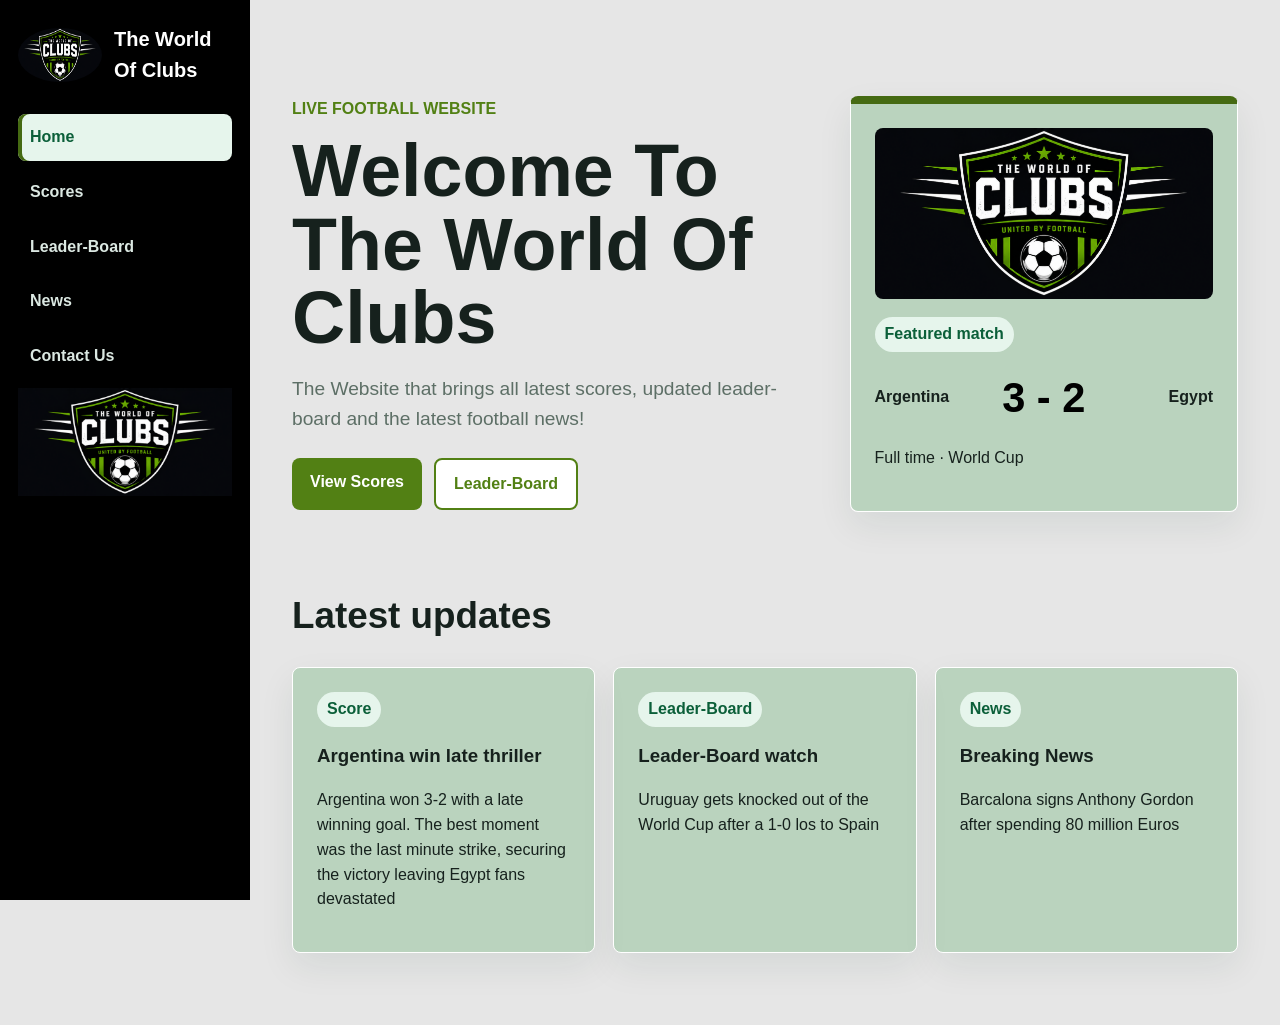
<file: docs/index.html>
<!DOCTYPE html>
<html lang="en">
  <head>
    <meta charset="UTF-8">
    <meta name="viewport" content="width=device-width, initial-scale=1.0">
    <title>Home | The World of Clubs</title>
    <link rel="stylesheet" href="css/style.css">
  </head>
  <body>
    <div class="site-shell">
      <aside class="side-nav">
        <a class="logo" href="index.html">
          <img class="logo-mark" src="assets/images/logo.png" 
          <span>The World Of Clubs</span>
        </a>
        <button class="menu-toggle" type="button" aria-expanded="false">Menu</button>
        <nav aria-label="Main navigation">
          <ul class="nav-links">
            <li><a class="active" href="index.html">Home</a></li>
            <li><a href="scores.html">Scores</a></li>
            <li><a href="fifa.html">Leader-Board</a></li>
            <li><a href="teams.html">News</a></li>
            <li><a href="contact.html">Contact Us</a></li>
          <img src="assets/images/logo.png"></img>
        </nav>
      </aside>
      <main class="page-content">
        <section class="hero">
          <div>
            <p class="eyebrow">Live Football website </p>
            <h1>Welcome To The World Of Clubs</h1>
            <p class="lead">The Website that brings all latest scores, updated leader-board and the latest football news!</p>
            <div class="button-row">
              <a class="button" href="scores.html">View Scores</a>
              <a class="button secondary" href="fifa.html">Leader-Board</a>
            </div>
          </div>
          <div class="score-panel" aria-label="Featured score">
            <img class="pitch-image" src="assets/images/logo.png" alt="The World Of Clubs Logo">
            <p class="match-label">Featured match</p>
            <div class="score-line">
              <span>Argentina</span>
              <strong>3 - 2</strong>
              <span>Egypt </span>
            </div>
            <p>Full time · World Cup</p>
          </div>
        </section>
        <section class="section">
          <h2>Latest updates</h2>
          <div class="grid">
            <article class="card"> 
              <span class="tag">Score</span>
              <h3> Argentina win late thriller</h3>
              <p> Argentina won 3-2 with a late winning goal. The best moment was the last minute strike, securing the victory leaving Egypt fans devastated </p>
            </article>
            
            <article class="card">
              <span class="tag">Leader-Board</span>
              <h3>Leader-Board watch</h3>
              <p>Uruguay gets knocked out of the World Cup after a 1-0 los to Spain</p>
            </article>
            <article class="card">
              <span class="tag">News</span>
              <h3>Breaking News</h3>
              <p>Barcalona signs Anthony Gordon after spending 80 million Euros</p>
            </article>
          </div>
        </section>
      </main>
    </div>
    <script src="js/script.js"></script>
  </body>
</html>
</file>
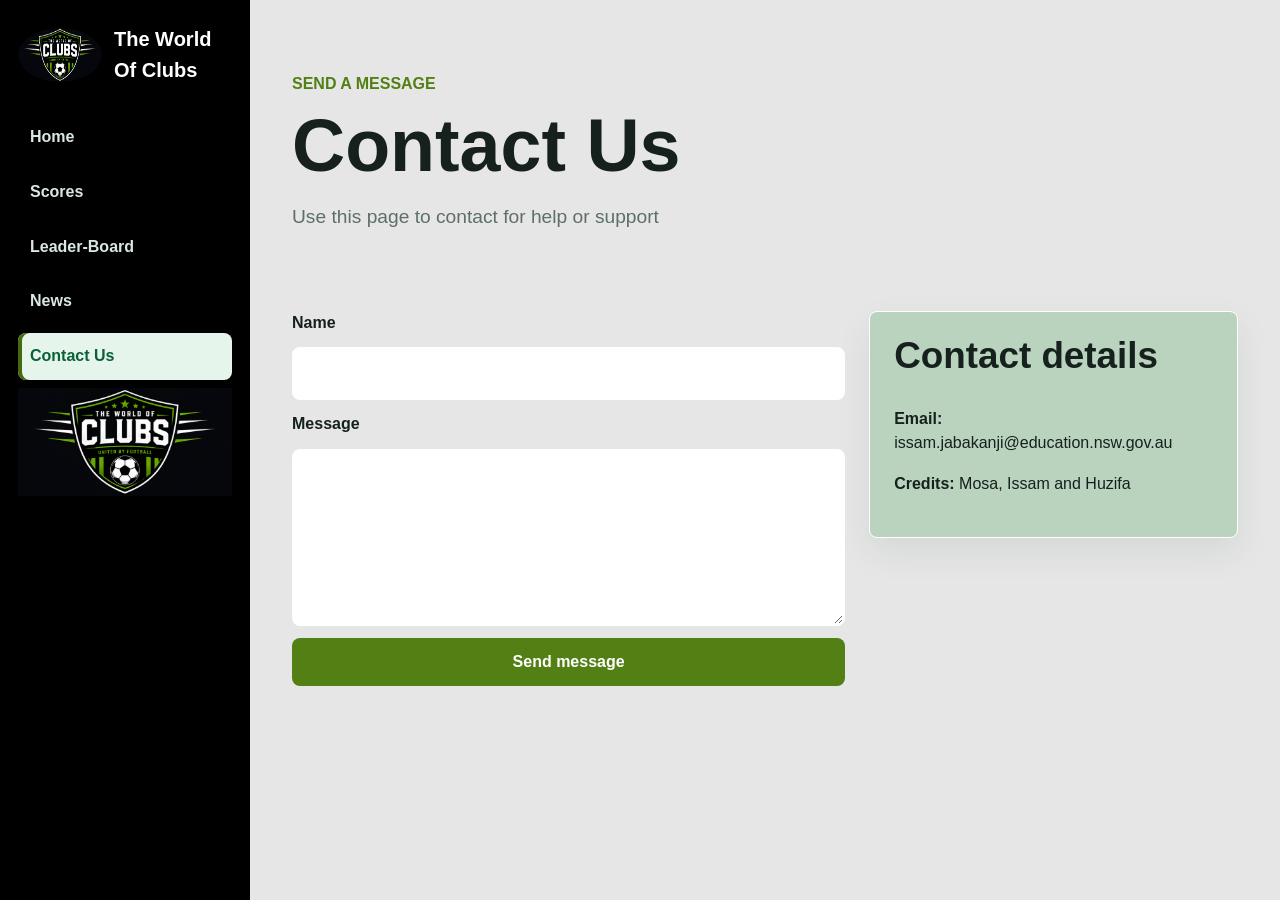
<file: docs/contact.html>
<!DOCTYPE html>
<html lang="en">
  <head>
    <meta charset="UTF-8">
    <meta name="viewport" content="width=device-width, initial-scale=1.0">
    <title>About Us | The World Of Clubs</title>
    <link rel="stylesheet" href="css/style.css">
  </head>
  <body>
    <div class="site-shell">
      <aside class="side-nav">
        <a class="logo" href="index.html"><img class="logo-mark" src="assets/images/logo.png" <span>The World Of Clubs</span></a>
        <button class="menu-toggle" type="button" aria-expanded="false">Menu</button>
        <nav aria-label="Main navigation">
          <ul class="nav-links">
            <li><a href="index.html">Home</a></li>
            <li><a href="scores.html">Scores</a></li>
            <li><a href="fifa.html">Leader-Board</a></li>
            <li><a href="teams.html">News</a></li>
            <li><a class="active" href="contact.html">Contact Us</a></li>
          <img src="assets/images/logo.png"></img>
        </nav>
      </aside>
      <main class="page-content">
       <section class="page-header">
  <p class="eyebrow">Send a message</p>
  <h1>Contact Us</h1>
  <p class="lead">Use this page to contact for help or support</p>
</section>

<section class="section two-column">
  <!-- JavaScript will handle this form dynamically -->
  <form id="contactForm" onsubmit="return false;">
    
    <label for="name">Name</label>
    <input id="name" name="name" type="text" required>
    
    <label for="message">Message</label>
    <textarea id="message" name="message" rows="6" required></textarea>
    
    <button class="button" id="sendBtn" type="button">Send message</button>
  </form>
  
  <article class="feature-box">
    <h2>Contact details</h2>
    <p><strong>Email:</strong> issam.jabakanji@education.nsw.gov.au</p>
    <p><strong>Credits:</strong> Mosa, Issam and Huzifa</p>
  </article>
</section>

<!-- Paste this script tag right below your HTML layout -->
<script>
document.getElementById('sendBtn').addEventListener('click', function() {
  const nameVal = document.getElementById('name').value.trim();
  const messageVal = document.getElementById('message').value.trim();
  const btn = document.getElementById('sendBtn');

  // 1. Basic validation check
  if (!nameVal || !messageVal) {
    alert('Please fill out both the Name and Message fields.');
    return;
  }

  btn.innerText = 'Sending...';
  btn.disabled = true;

  // 2. Fixed URL to point directly to the submission handler
  fetch('https://api.web3forms.com/submit', {
    method: 'POST',
    headers: {
      'Content-Type': 'application/json',
      'Accept': 'application/json'
    },
    body: JSON.stringify({
      // Cleaned up line 43: Your real API key is perfectly placed here now!
      access_key: '4dfc3d38-3669-4738-a9c5-b8b448aebb69',
      name: nameVal,
      message: messageVal
    })
  })
  .then(response => response.json())
  .then(data => {
    if (data.success) {
      alert('Success! Your message was sent through the API to your inbox.');
      document.getElementById('contactForm').reset(); // Clears the form fields
    } else {
      alert('Error: Please check if you pasted your API key correctly.');
    }
  })
  .catch(error => {
    alert('Network error. Make sure you are connected to the internet.');
  })
  .finally(() => {
    btn.innerText = 'Send message';
    btn.disabled = false;
  });
});
</script>
      </main>
    </div>
    <script src="js/script.js"></script>
  </body>
</html>
</file>
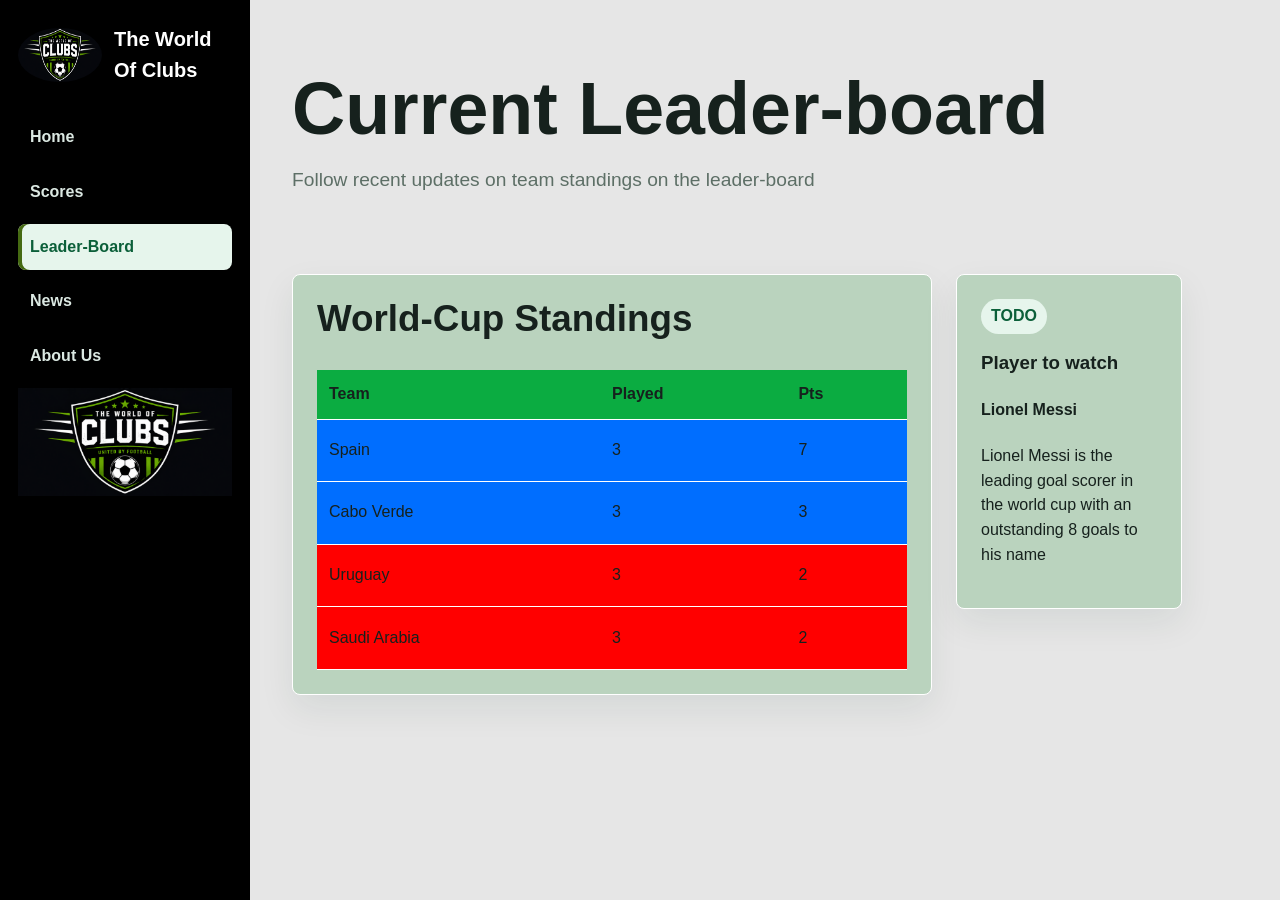
<file: docs/FIFA.html>
<!DOCTYPE html>
<html lang="en">
  <head>
    <meta charset="UTF-8">
    <meta name="viewport" content="width=device-width, initial-scale=1.0">
    <title>Leader-Board | The World Of Clubs</title>
    <link rel="stylesheet" href="css/style.css">
  </head>
  <body>
    <div class="site-shell">
      <aside class="side-nav">
        <a class="logo" href="index.html"><img class="logo-mark" src="assets/images/logo.png" <span>The World Of Clubs</span></a>
        <button class="menu-toggle" type="button" aria-expanded="false">Menu</button>
        <nav aria-label="Main navigation">
          <ul class="nav-links">
            <li><a href="index.html">Home</a></li>
            <li><a href="scores.html">Scores</a></li>
            <li><a class="active" href="fifa.html">Leader-Board</a></li>
            <li><a href="teams.html">News</a></li>
            <li><a href="contact.html">About Us</a></li>
          <img src="assets/images/logo.png"></img>
        </nav>
      </aside>
      <main class="page-content">
        <section class="page-header">
          <h1>Current Leader-board</h1>
          <p class="lead">Follow recent updates on team standings on the leader-board</p>
        </section>
        <section class="section two-column"> 
          <article class="feature-box">  
            <h2>World-Cup Standings</h2>
            <table style="background-color: beige; background-repeat: no-repeat; background-size: cover; background-position: center; width: 590px; height: 300px;">    
              <thead><tr style="background-color: #0bac41; background-repeat: no-repeat; background-size: cover; background-position: center;"><th>Team</th><th>Played</th><th>Pts</th></tr></thead>
              <tbody>
                <tr style="background-color: #006eff; background-repeat: no-repeat; background-size: cover; background-position: center;"><td>Spain</td><td>3</td><td>7</td></tr>
                <tr style="background-color: #006eff; background-repeat: no-repeat; background-size: cover; background-position: center;"><td>Cabo Verde</td><td>3</td><td>3</td></tr>
                <tr style="background-color: #ff0000; background-repeat: no-repeat; background-size: cover; background-position: center;"><td>Uruguay</td><td>3</td><td>2</td></tr>
                <tr style="background-color: #ff0000; background-repeat: no-repeat; background-size: cover; background-position: center;"><td>Saudi Arabia</td><td>3</td><td>2</td></tr>
              </tbody>
            </table>
          </article> 
          <article class="card"> 
            <span class="tag">TODO</span>
            <h3>Player to watch</h3>
            <h4>Lionel Messi</h4>
            <p>Lionel Messi is the leading goal scorer in the world cup with an outstanding 8 goals to his name </p> 
          </article> 
        </section>    
      </main>
    </div> 
    <script src="js/script.js"></script>
  </body>
</html>
</file>
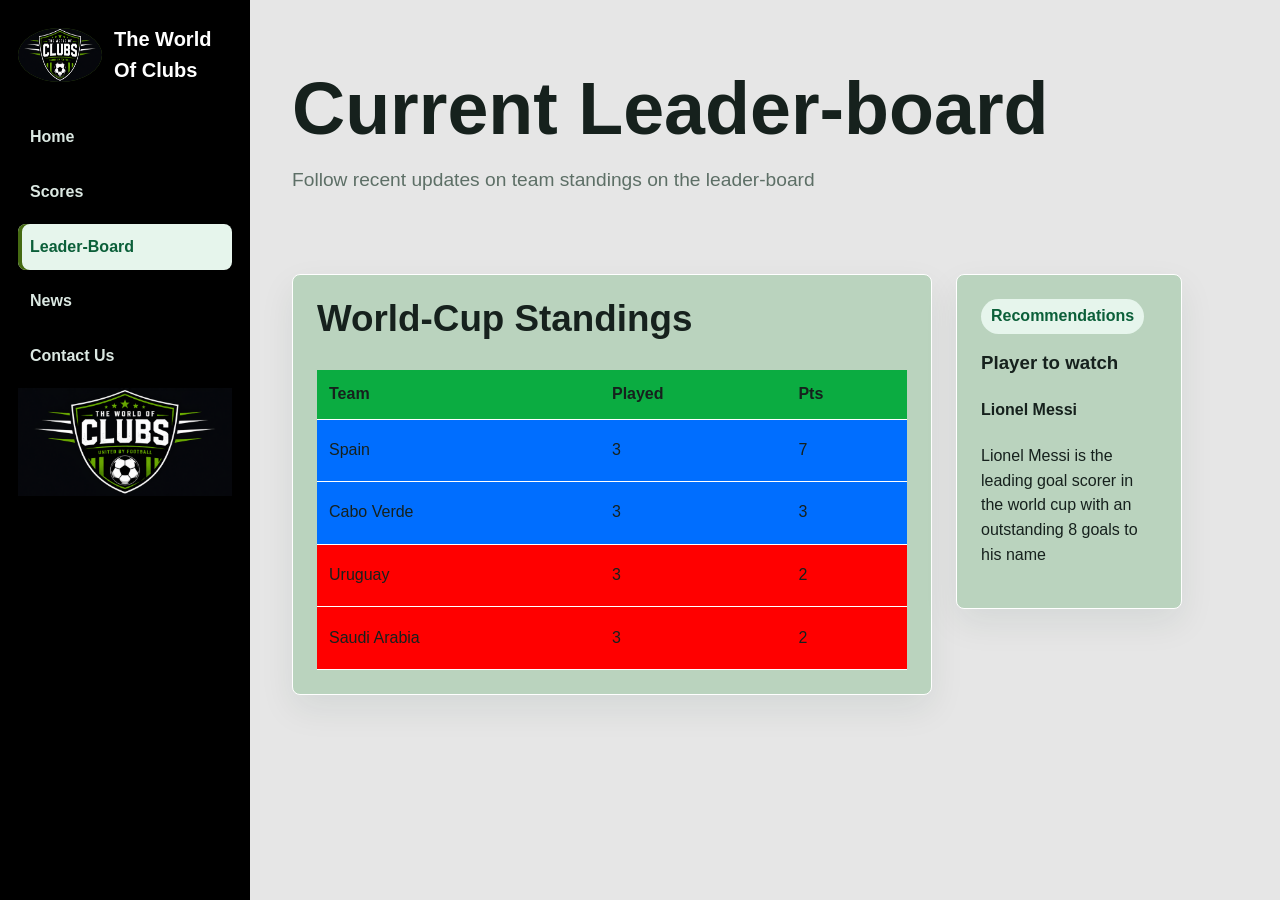
<file: docs/fifa.html>
<!DOCTYPE html>
<html lang="en">
  <head>
    <meta charset="UTF-8">
    <meta name="viewport" content="width=device-width, initial-scale=1.0">
    <title>Leader-Board | The World Of Clubs</title>
    <link rel="stylesheet" href="css/style.css">
  </head>
  <body>
    <div class="site-shell">
      <aside class="side-nav">
        <a class="logo" href="index.html"><img class="logo-mark" src="assets/images/logo.png" <span>The World Of Clubs</span></a>
        <button class="menu-toggle" type="button" aria-expanded="false">Menu</button>
        <nav aria-label="Main navigation">
          <ul class="nav-links">
            <li><a href="index.html">Home</a></li>
            <li><a href="scores.html">Scores</a></li>
            <li><a class="active" href="fifa.html">Leader-Board</a></li>
            <li><a href="teams.html">News</a></li>
            <li><a href="contact.html">Contact Us</a></li>
          <img src="assets/images/logo.png"></img>
        </nav>
      </aside>
      <main class="page-content">
        <section class="page-header">
          <h1>Current Leader-board</h1>
          <p class="lead">Follow recent updates on team standings on the leader-board</p>
        </section>
        <section class="section two-column"> 
          <article class="feature-box">  
            <h2>World-Cup Standings</h2>
            <table style="background-color: beige; background-repeat: no-repeat; background-size: cover; background-position: center; width: 590px; height: 300px;">    
              <thead><tr style="background-color: #0bac41; background-repeat: no-repeat; background-size: cover; background-position: center;"><th>Team</th><th>Played</th><th>Pts</th></tr></thead>
              <tbody>
                <tr style="background-color: #006eff; background-repeat: no-repeat; background-size: cover; background-position: center;"><td>Spain</td><td>3</td><td>7</td></tr>
                <tr style="background-color: #006eff; background-repeat: no-repeat; background-size: cover; background-position: center;"><td>Cabo Verde</td><td>3</td><td>3</td></tr>
                <tr style="background-color: #ff0000; background-repeat: no-repeat; background-size: cover; background-position: center;"><td>Uruguay</td><td>3</td><td>2</td></tr>
                <tr style="background-color: #ff0000; background-repeat: no-repeat; background-size: cover; background-position: center;"><td>Saudi Arabia</td><td>3</td><td>2</td></tr>
              </tbody>
            </table>
          </article> 
          <article class="card"> 
            <span class="tag">Recommendations</span>
            <h3>Player to watch</h3>
            <h4>Lionel Messi</h4>
            <p>Lionel Messi is the leading goal scorer in the world cup with an outstanding 8 goals to his name </p> 
          </article> 
        </section>    
      </main>
    </div> 
    <script src="js/script.js"></script>
  </body>
</html>
</file>
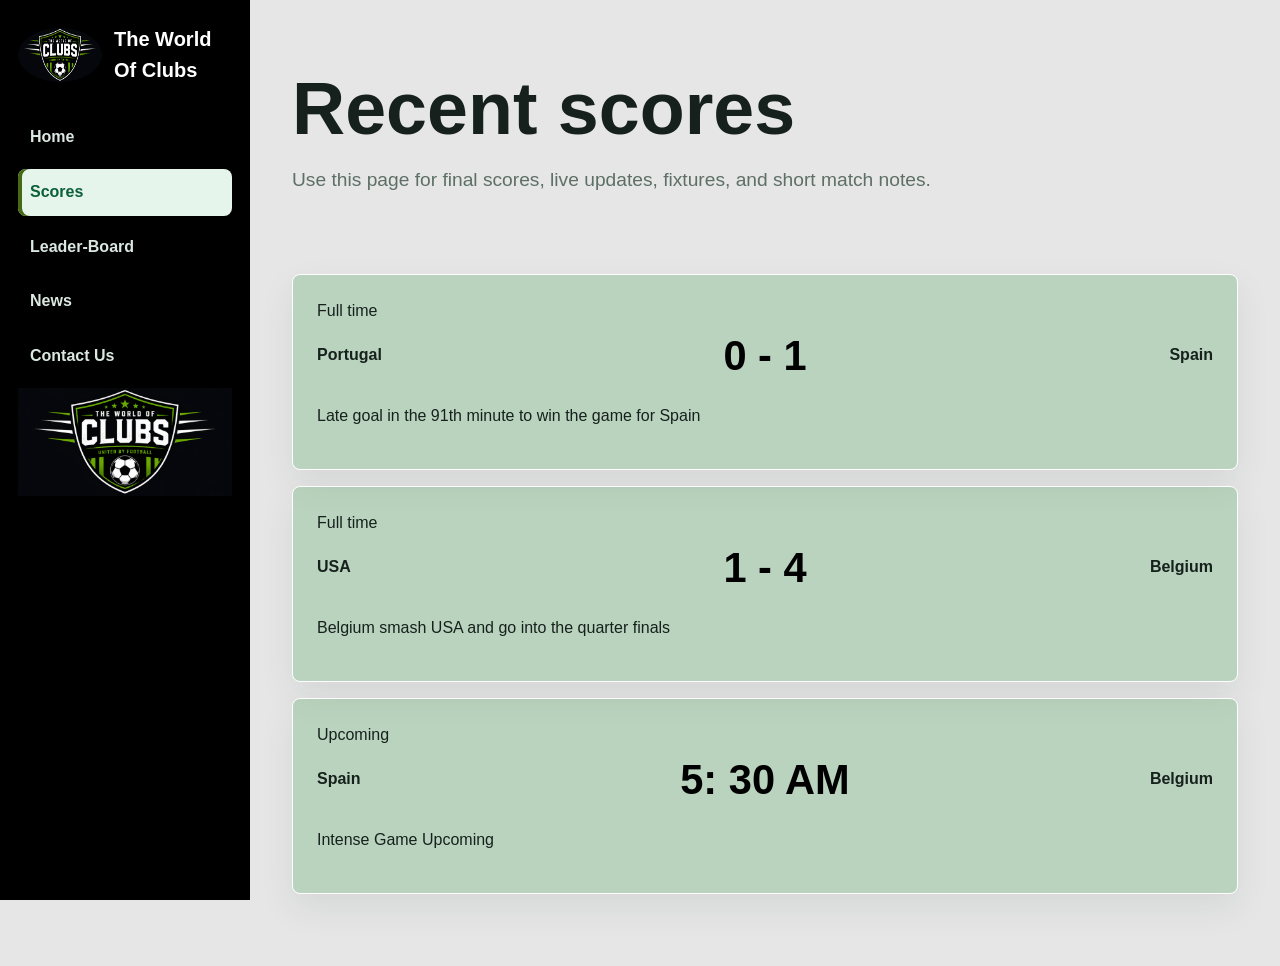
<file: docs/scores.html>
<!DOCTYPE html>
<html lang="en">
  <head>
    <meta charset="UTF-8">
    <meta name="viewport" content="width=device-width, initial-scale=1.0">
    <title>Scores | The World Of Clubs</title>
    <link rel="stylesheet" href="css/style.css">
  </head>
  <body>
    <div class="site-shell">
      <aside class="side-nav">
        <a class="logo" href="index.html"><img class="logo-mark" src="assets/images/logo.png" <span>The World Of Clubs</span></a>
        <button class="menu-toggle" type="button" aria-expanded="false">Menu</button>
        <nav aria-label="Main navigation">
          <ul class="nav-links">
            <li><a href="index.html">Home</a></li>
            <li><a class="active" href="scores.html">Scores</a></li>
            <li><a href="fifa.html">Leader-Board</a></li>
            <li><a href="teams.html">News</a></li>
            <li><a href="contact.html">Contact Us</a></li>
          <img src="assets/images/logo.png"></img>
        </nav>
      </aside>
      <main class="page-content">
        <section class="page-header">
          <h1>Recent scores</h1>
          <p class="lead">Use this page for final scores, live updates, fixtures, and short match notes.</p>
        </section> 
        <section class="section">
          <div class="match-list">
            <article class="match-card">
              <span>Full time</span>
              <div class="score-line"><span>Portugal</span><strong>0 - 1</strong><span>Spain</span></div>
              <p>Late goal in the 91th minute to win the game for Spain</p>
            </article>
            <article class="match-card">
              <span>Full time</span>
              <div class="score-line"><span>USA</span><strong>1 - 4</strong><span>Belgium</span></div>
              <p>Belgium smash USA and go into the quarter finals</p>
            </article>
            <article class="match-card">
              <span>Upcoming</span>
              <div class="score-line"><span>Spain</span><strong>5: 30 AM</strong><span>Belgium</span></div>
              <p>Intense Game Upcoming</p>
            </article>
          </div>
        </section>
      </main>
    </div>
    <script src="js/script.js"></script>
  </body>
</html>
</file>
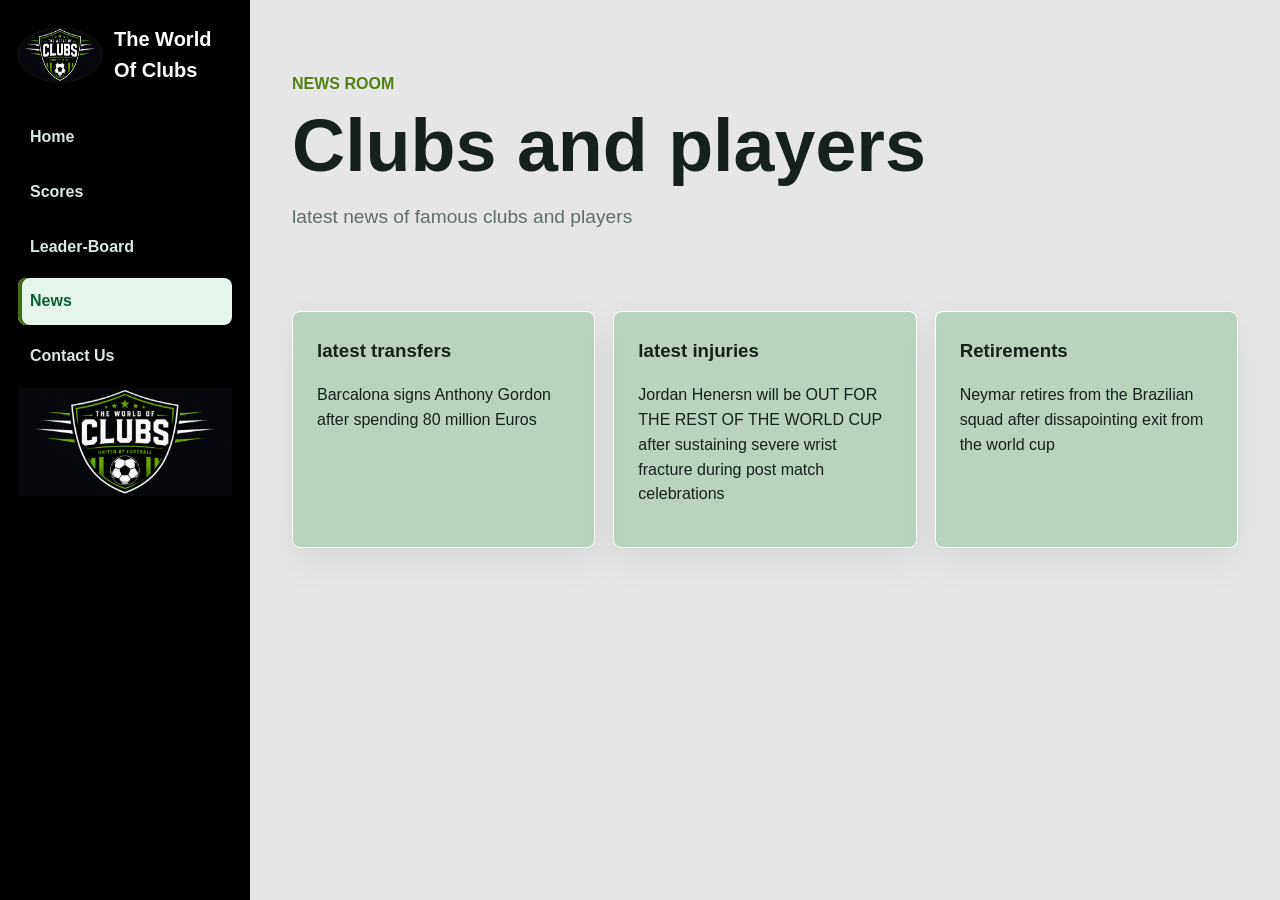
<file: docs/teams.html>
<!DOCTYPE html>
<html lang="en">
  <head>
    <meta charset="UTF-8">
    <meta name="viewport" content="width=device-width, initial-scale=1.0">
    <title>News | World Of Clubs</title>
    <link rel="stylesheet" href="css/style.css">
  </head>
  <body>
    <div class="site-shell">
      <aside class="side-nav">
        <a class="logo" href="index.html"><img class="logo-mark" src="assets/images/logo.png" <span>The World Of Clubs</span></a>
        <button class="menu-toggle" type="button" aria-expanded="false">Menu</button>
        <nav aria-label="Main navigation">
          <ul class="nav-links">
            <li><a href="index.html">Home</a></li>
            <li><a href="scores.html">Scores</a></li>
            <li><a href="fifa.html">Leader-Board</a></li>
            <li><a class="active" href="teams.html">News</a></li>
            <li><a href="contact.html">Contact Us</a></li>
          <img src="assets/images/logo.png"></img>
        </nav>
      </aside>
      <main class="page-content">
        <section class="page-header">
          <p class="eyebrow">News room</p>
          <h1>Clubs and players</h1>
          <p class="lead">latest news of famous clubs and players</p>
        </section>
        <section class="section grid">
          <article class="card"><h3>latest transfers</h3><p>Barcalona signs Anthony Gordon after spending 80 million Euros</p></article>
          <article class="card"><h3>latest injuries</h3><p>Jordan Henersn will be OUT FOR THE REST OF THE WORLD CUP after sustaining severe wrist fracture during post match celebrations</p></article>
          <article class="card"><h3>Retirements</h3><p>Neymar retires from the Brazilian squad after dissapointing exit from the world cup</p></article>
        </section>
      </main>
    </div>
    <script src="js/script.js"></script>
  </body>
</html>
</file>
<file: docs/css/style.css>
:root {
  --nav-colour: #000000;
  --primary-colour: #528014;
  --accent-colour: #456a12;
  --background-colour: #e6e6e6;
  --surface-colour: #2591373a;
  --text-colour: #16211d;
  --muted-colour: #5d6f66;
  --border-colour: #ffffff;
  --border-radius: 8px;
  --font-family: Arial, Helvetica, sans-serif;
}

* { box-sizing: border-box; }
body { margin: 0; font-family: var(--font-family); color: var(--text-colour); background: var(--background-colour); line-height: 1.55; } 
img { max-width: 100%; display: block; }
a { color: var(--primary-colour); font-weight: 800; }
.site-shell { min-height: 100vh; display: grid; grid-template-columns: 250px 1fr; }
.side-nav { position: sticky; top: 0; min-height: 100vh; align-self: start; background: var(--nav-colour); color: #fff; padding: 24px 18px; }
.logo { display: flex; align-items: center; gap: 12px; color: #fff; text-decoration: none; font-size: 1.25rem; font-weight: 900; margin-bottom: 28px; }
.logo-mark { width: 84px; height: 54px; display: grid; place-items: center; background: var(--accent-colour); color: #102f28; border-radius: 50%; font-size: .95rem; }
.menu-toggle { display: none; width: 100%; border: 2px solid #fff; background: transparent; color: #fff; padding: 10px 12px; font: inherit; font-weight: 900; }
.nav-links { display: grid; gap: 8px; list-style: none; margin: 0; padding: 0; }
.nav-links a { display: block; color: #dbe8e2; text-decoration: none; padding: 11px 12px; border-radius: var(--border-radius); }
.nav-links a:hover, .nav-links a:focus { background: rgba(255,255,255,.12); color: #fff; }  
.nav-links a.active { background: #e6f5ec; color: #0b5f39; box-shadow: inset 4px 0 0 var(--accent-colour); }
.page-content { padding: 42px; max-width: 1180px; width: 100%; }
.hero { min-height: 520px; display: grid; grid-template-columns: 1.15fr .85fr; gap: 32px; align-items: center; padding: 54px 0; }
.page-header, .section { padding: 30px 0; }
.eyebrow { margin: 0 0 12px; color: var(--primary-colour); font-weight: 900; text-transform: uppercase; letter-spacing: 0; }
h1 { font-size: clamp(2.2rem, 6vw, 4.6rem); line-height: 1; margin: 0 0 18px; }
h2 { font-size: clamp(1.5rem, 3vw, 2.3rem); line-height: 1.1; margin-top: 0; }
h3 { margin-top: 0; }
.lead { font-size: 1.2rem; color: var(--muted-colour); max-width: 720px; }
.button-row { display: flex; flex-wrap: wrap; gap: 12px; margin-top: 24px; }
.button { display: inline-block; border: 0; background: var(--primary-colour); color: #fff; padding: 12px 18px; border-radius: var(--border-radius); text-decoration: none; font: inherit; font-weight: 900; cursor: pointer; }
.button.secondary { background: #fff; color: var(--primary-colour); border: 2px solid var(--primary-colour); }
.score-panel, .feature-box, .card, .match-card { background: var(--surface-colour); border: 1px solid var(--border-colour); border-radius: var(--border-radius); padding: 24px; box-shadow: 0 14px 35px rgba(16,47,40,.08); }
.score-panel { border-top: 8px solid var(--accent-colour); }
.pitch-image { width: 100%; border-radius: var(--border-radius); margin-bottom: 18px; }
.match-label, .tag { display: inline-block; margin: 0 0 14px; background: #e6f5ec; color: #0b5f39; padding: 5px 10px; border-radius: 999px; font-weight: 900; }
.score-line { display: grid; grid-template-columns: 1fr auto 1fr; align-items: center; gap: 16px; font-weight: 900; }
.score-line strong { font-size: clamp(1.5rem, 4vw, 2.6rem); color: var(--nav-colour); white-space: nowrap; }
.score-line span:last-child { text-align: right; }
.grid { display: grid; grid-template-columns: repeat(3, 1fr); gap: 18px; }
.two-column { display: grid; grid-template-columns: 1.2fr .8fr; gap: 24px; align-items: start; }
.match-list { display: grid; gap: 16px; }
table { width: 100%; border-collapse: collapse; background: #fff; }
th, td { padding: 12px; border-bottom: 1px solid var(--border-colour); text-align: left; }
form { display: grid; gap: 12px; }
label { font-weight: 900; }
input, textarea { width: 100%; padding: 12px; border: 2px solid var(--border-colour); border-radius: var(--border-radius); font: inherit; }

@media (max-width: 820px) {
  .site-shell { display: block; }
  .side-nav { position: static; min-height: auto; }
  .menu-toggle { display: block; }
  .nav-links { display: none; margin-top: 14px; }
  .nav-links.is-open { display: grid; }
  .page-content { padding: 24px 18px; }
  .hero, .grid, .two-column { grid-template-columns: 1fr; }
  .hero { min-height: auto; padding: 36px 0; }
}
</file>
